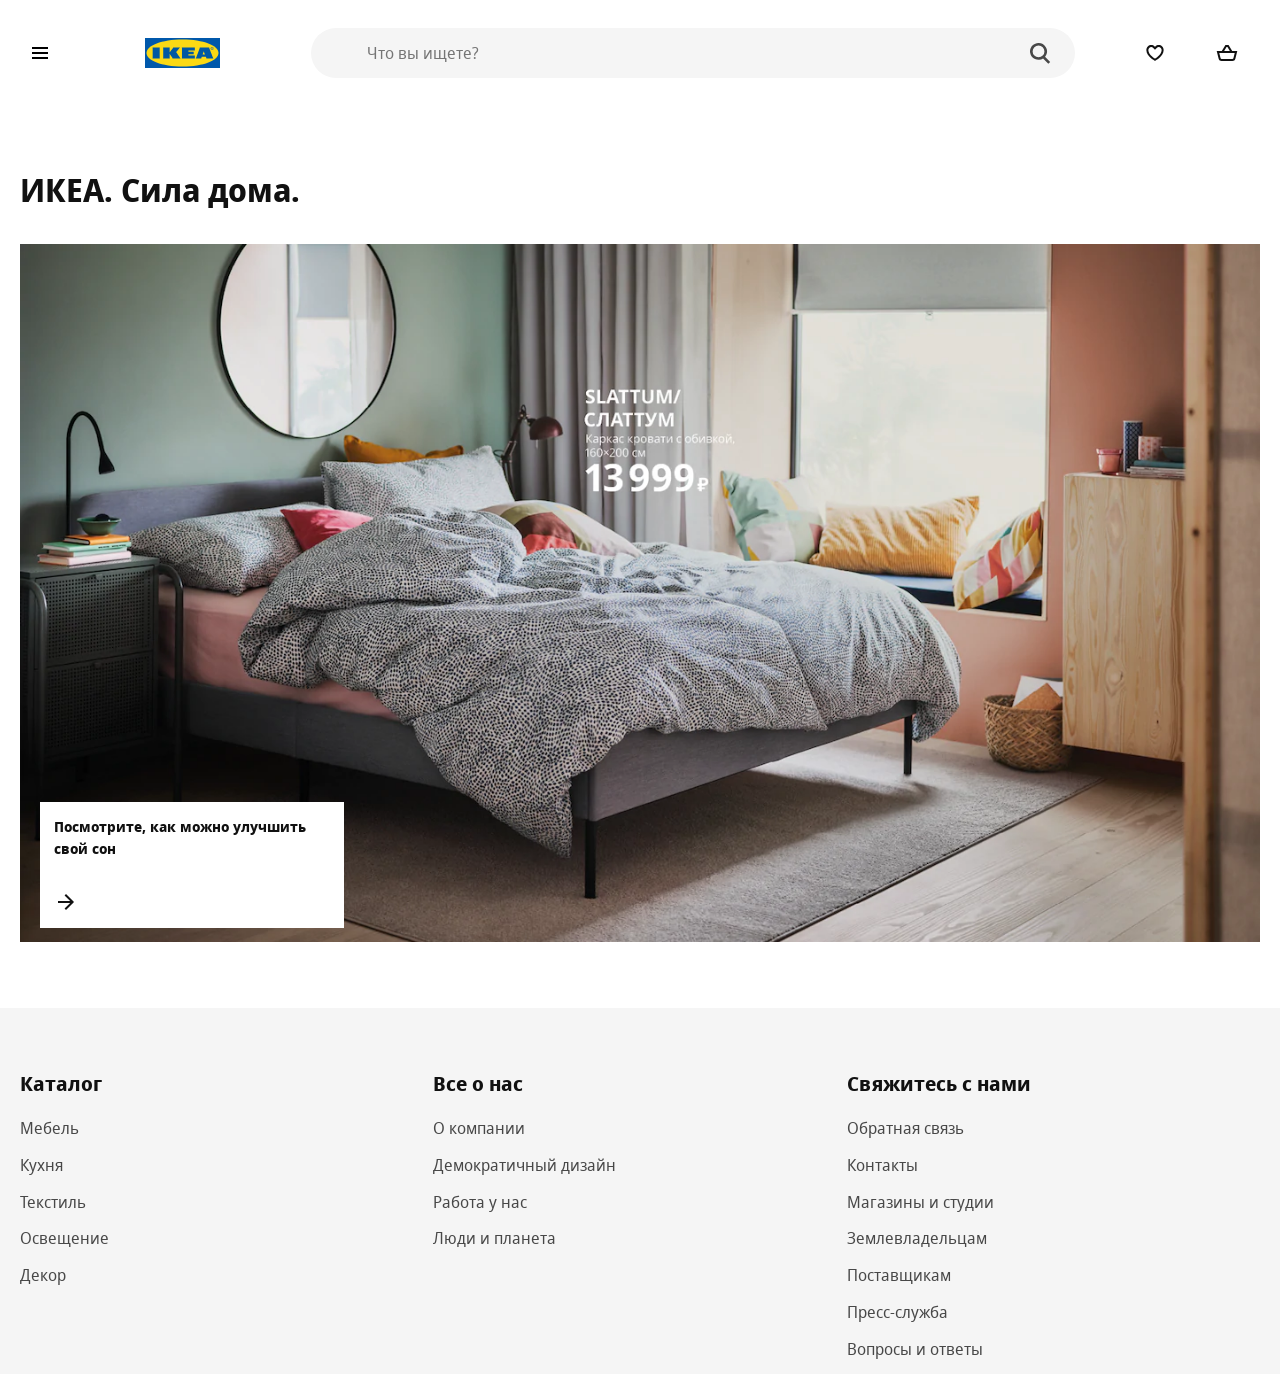
<file: index.html>
<!DOCTYPE html>
<html lang="en">
<head>
    <meta charset="UTF-8">
    <meta name="viewport"
          content="width=device-width, user-scalable=no, initial-scale=1.0, maximum-scale=1.0, minimum-scale=1.0">
    <meta http-equiv="X-UA-Compatible" content="ie=edge">
    <link rel="apple-touch-icon" sizes="180x180" href="favicon/apple-touch-icon.png">
    <link rel="icon" type="image/png" sizes="32x32" href="favicon/favicon-32x32.png">
    <link rel="icon" type="image/png" sizes="16x16" href="favicon/favicon-16x16.png">
    <link rel="mask-icon" href="favicon/safari-pinned-tab.svg" color="#0058ab">
    <meta name="msapplication-TileColor" content="#0058ab">
    <meta name="theme-color" content="#0058ab">
    <title>ИКЕА - официальный интернет-магазин мебели - IKEA</title>
    <link rel="stylesheet" href="styles/styles.css">

</head>
<body>
<header>
    <div class="container">
        <div class="header">
            <button class="btn btn-burger" aria-label="открыть меню">
                <svg focusable="false" class="svg-icon" width="24" height="24" viewBox="0 0 24 24" fill="none"
                     xmlns="http://www.w3.org/2000/svg">
                    <path fill-rule="evenodd" clip-rule="evenodd"
                          d="M20 8H4V6H20V8ZM20 13H4V11H20V13ZM20 18H4V16H20V18Z"></path>
                </svg>
            </button>
            <a href="index.html" class="logo">
                <img src="image/ikea-logo.svg" alt="Логотип">
            </a>
            <form class="search" method="get" action="goods.html">
                <input type="search" name="s" maxlength="150" class="search-input" spellcheck="false"
                       aria-label="Искать товары, новинки и вдохновение"
                       aria-placeholder="Искать товары, новинки и вдохновение" placeholder="Что вы ищете?"
                       autocapitalize="off" autocomplete="off" autocorrect="off">
                <button type="submit" class="btn search-btn" aria-label="найти"></button>
            </form>
            <a href="goods.html?cat=wishlist" class="btn btn-wishlist">
                <svg focusable="false" class="svg-icon" width="24" height="24" viewBox="0 0 24 24" fill="none"
                     xmlns="http://www.w3.org/2000/svg">
                    <path fill-rule="evenodd" clip-rule="evenodd"
                          d="M12.336 5.52055C14.2336 3.62376 17.3096 3.62401 19.2069 5.52129C20.2067 6.52115 20.6796 7.85005 20.6259 9.15761C20.6151 12.2138 18.4184 14.8654 16.4892 16.6366C15.4926 17.5517 14.5004 18.2923 13.7593 18.8036C13.3879 19.0598 13.0771 19.2601 12.8574 19.3973C12.7475 19.466 12.6601 19.519 12.5992 19.5555C12.5687 19.5737 12.5448 19.5879 12.5279 19.5978L12.5079 19.6094L12.502 19.6129L12.5001 19.614C12.5001 19.614 12.4989 19.6147 11.9999 18.748C11.501 19.6147 11.5005 19.6144 11.5005 19.6144L11.4979 19.6129L11.4919 19.6094L11.472 19.5978C11.4551 19.5879 11.4312 19.5737 11.4007 19.5555C11.3397 19.519 11.2524 19.466 11.1425 19.3973C10.9227 19.2601 10.612 19.0598 10.2405 18.8036C9.49947 18.2923 8.50726 17.5517 7.51063 16.6366C5.58146 14.8654 3.38477 12.2139 3.37399 9.15765C3.32024 7.85008 3.79314 6.52117 4.79301 5.52129C6.69054 3.62376 9.76704 3.62376 11.6646 5.52129L11.9993 5.856L12.3353 5.52129L12.336 5.52055ZM11.9999 18.748L11.5005 19.6144L11.9999 19.9019L12.4989 19.6147L11.9999 18.748ZM11.9999 17.573C12.1727 17.462 12.384 17.3226 12.6236 17.1573C13.3125 16.6821 14.2267 15.9988 15.1366 15.1634C17.0157 13.4381 18.6259 11.2919 18.6259 9.13506V9.11213L18.627 9.08922C18.6626 8.31221 18.3844 7.52727 17.7926 6.9355C16.6762 5.81903 14.866 5.81902 13.7495 6.9355L13.7481 6.93689L11.9965 8.68166L10.2504 6.9355C9.13387 5.81903 7.3237 5.81903 6.20722 6.9355C5.61546 7.52727 5.33724 8.31221 5.3729 9.08922L5.37395 9.11213V9.13507C5.37395 11.2919 6.98418 13.4381 8.86325 15.1634C9.77312 15.9988 10.6874 16.6821 11.3762 17.1573C11.6159 17.3226 11.8271 17.462 11.9999 17.573Z"></path>
                </svg>
            </a>
            <a href="cart.html" class="btn btn-cart">
                <svg focusable="false" class="svg-icon svg-cart" width="24" height="24" viewBox="0 0 24 24" fill="none"
                     xmlns="http://www.w3.org/2000/svg" style="display: block;">
                    <path fill-rule="evenodd" clip-rule="evenodd"
                          d="M10.9994 4H10.4373L10.1451 4.48017L6.78803 9.99716H3.00001H1.71924L2.02987 11.2397L3.65114 17.7248C3.98501 19.0603 5.18497 19.9972 6.56157 19.9972L17.4385 19.9972C18.8151 19.9972 20.015 19.0603 20.3489 17.7248L21.9702 11.2397L22.2808 9.99716H21H17.2113L13.8539 4.48014L13.5618 4H12.9997H12.0004H10.9994ZM14.8701 9.99716L12.4376 6H12.0004H11.5615L9.12921 9.99716H14.8701ZM5.59142 17.2397L4.28079 11.9972H19.7192L18.4086 17.2397C18.2973 17.6849 17.8973 17.9972 17.4385 17.9972L6.56157 17.9972C6.1027 17.9972 5.70272 17.6849 5.59142 17.2397Z"></path>
                </svg>
            </a>
        </div>
    </div>
</header>
<main>
    <div class="container">
        <h1 class="main-header">ИКЕА. Сила дома.</h1>
        <aside class="offer">
            <a href="card.html#idd059">
                <picture>
                    <source srcset="image/b47e07ee97fd5f9bf030d258d462a945.webp" type="image/webp">
                    <img src="image/b47e07ee97fd5f9bf030d258d462a945.jpg" alt="СЛАТТУМ">
                </picture>

            </a>
            <a class="offer-extra" href="goods.html?subcat=Кровати">
                <p>Посмотрите, как можно улучшить свой сон</p>
                <svg focusable="false" viewBox="0 0 24 24" class="offer-arrow" aria-hidden="true">
                    <path fill-rule="evenodd" clip-rule="evenodd"
                          d="M19.2937 12.7074L20.0008 12.0003L19.2938 11.2932L12.0008 3.99927L10.5865 5.41339L16.1727 11.0003H4V13.0003H16.1723L10.5855 18.5868L11.9996 20.0011L19.2937 12.7074Z"></path>
                </svg>
            </a>
        </aside>
    </div>
</main>
<footer>
    <div class="container">
        <div class="footer">
            <div class="footer-catalog">
                <h2 class="footer-header">Каталог</h2>
                <ul>
                    <li class="footer-list"><a href="goods.html?cat=Мебель">Мебель</a></li>
                    <li class="footer-list"><a href="goods.html?cat=Кухня">Кухня</a></li>
                    <li class="footer-list"><a href="goods.html?cat=Текстиль">Текстиль</a></li>
                    <li class="footer-list"><a href="goods.html?cat=Освещение">Освещение</a></li>
                    <li class="footer-list"><a href="goods.html?cat=Декор">Декор</a></li>
                </ul>
            </div>
            <div class="footer-about">
                <h2 class="footer-header">Все о нас</h2>
                <ul>
                    <li class="footer-list"><a href="#">О компании</a></li>
                    <li class="footer-list"><a href="#">Демократичный дизайн</a></li>
                    <li class="footer-list"><a href="#">Работа у нас</a></li>
                    <li class="footer-list"><a href="#">Люди и планета</a></li>
                </ul>
            </div>
            <div class="footer-connection">
                <h2 class="footer-header">Свяжитесь с нами</h2>
                <ul>
                    <li class="footer-list"><a href="#">Обратная связь</a></li>
                    <li class="footer-list"><a href="#">Контакты</a></li>
                    <li class="footer-list"><a href="#">Магазины и студии</a></li>
                    <li class="footer-list"><a href="#">Землевладельцам</a></li>
                    <li class="footer-list"><a href="#">Поставщикам</a></li>
                    <li class="footer-list"><a href="#">Пресс-служба</a></li>
                    <li class="footer-list"><a href="#">Вопросы и ответы</a></li>
                </ul>
            </div>
        </div>
    </div>

</footer>

<div class="catalog">
    <button type="button" class="btn btn-close catalog-btn" id="hnf-menu-close-btn" aria-expanded="true"
            title="Закрыть меню" aria-label="Закрыть меню">
        <svg focusable="false" class="svg-icon" width="24" height="24" viewBox="0 0 24 24" fill="none"
             xmlns="http://www.w3.org/2000/svg">
            <path fill-rule="evenodd" clip-rule="evenodd"
                  d="M12.0002 13.4144L16.9499 18.3642L18.3642 16.9499L13.4144 12.0002L18.3642 7.05044L16.95 5.63623L12.0002 10.586L7.05044 5.63623L5.63623 7.05044L10.586 12.0002L5.63624 16.9499L7.05046 18.3642L12.0002 13.4144Z"></path>
        </svg>
    </button>
    <h2>Каталог</h2>
    <ul class="catalog-list">
        <li class="catalog-list__item active"><a href="goods.html?cat=Мебель">Мебель</a></li>
        <li class="catalog-list__item"><a href="goods.html?cat=Кухня">Кухня</a></li>
        <li class="catalog-list__item"><a href="goods.html?cat=Текстиль">Текстиль</a></li>
        <li class="catalog-list__item"><a href="goods.html?cat=Освещение">Освещение</a></li>
        <li class="catalog-list__item"><a href="goods.html?cat=Декор">Декор</a></li>
    </ul>


</div>

<div class="subcatalog">
    <button type="button" class="btn btn-return catalog-btn" aria-expanded="true" title="Закрыть меню"
            aria-label="Закрыть меню">
        <svg focusable="false" class="svg-icon  hnf-svg-icon" width="24" height="24" viewBox="0 0 24 24" fill="none"
             xmlns="http://www.w3.org/2000/svg">
            <path fill-rule="evenodd" clip-rule="evenodd"
                  d="M4.70613 11.2927L3.99902 11.9997L4.70606 12.7069L11.999 20.0008L13.4133 18.5867L7.82744 13.0001H19.9999V11.0001H7.82729L13.4144 5.41328L12.0002 3.99902L4.70613 11.2927Z"></path>
        </svg>
    </button>
    <h3 class="subcatalog-header"><a href="goods.html?cat=Мебель"></a></h3>
    <ul class="subcatalog-list">
        <li class="subcatalog-list__item"><a href="goods.html?subcat=Диваны">Диваны</a></li>
        <li class="subcatalog-list__item"><a href="goods.html?subcat=Кресла">Кресла</a></li>
        <li class="subcatalog-list__item"><a href="goods.html?subcat=Книжные шкафы">Книжные шкафы</a></li>
        <li class="subcatalog-list__item"><a href="goods.html?subcat=Стеллажи">Стеллажи</a></li>
        <li class="subcatalog-list__item"><a href="goods.html?subcat=Шкаф для ТВ">Шкаф для ТВ</a></li>
        <li class="subcatalog-list__item"><a href="goods.html?subcat=Кровати">Кровати</a></li>
        <li class="subcatalog-list__item"><a href="goods.html?subcat=Комоды">Комоды</a></li>
        <li class="subcatalog-list__item"><a href="goods.html?subcat=Столы">Столы</a></li>
        <li class="subcatalog-list__item"><a href="goods.html?subcat=Письменные столы">Письменные столы</a></li>
        <li class="subcatalog-list__item">
            <a href="goods.html?subcat=Стулья для письменного стола">Стулья для письменного стола</a></li>
    </ul>
</div>

<div class="overlay"></div>


</body>
</html>
</file>
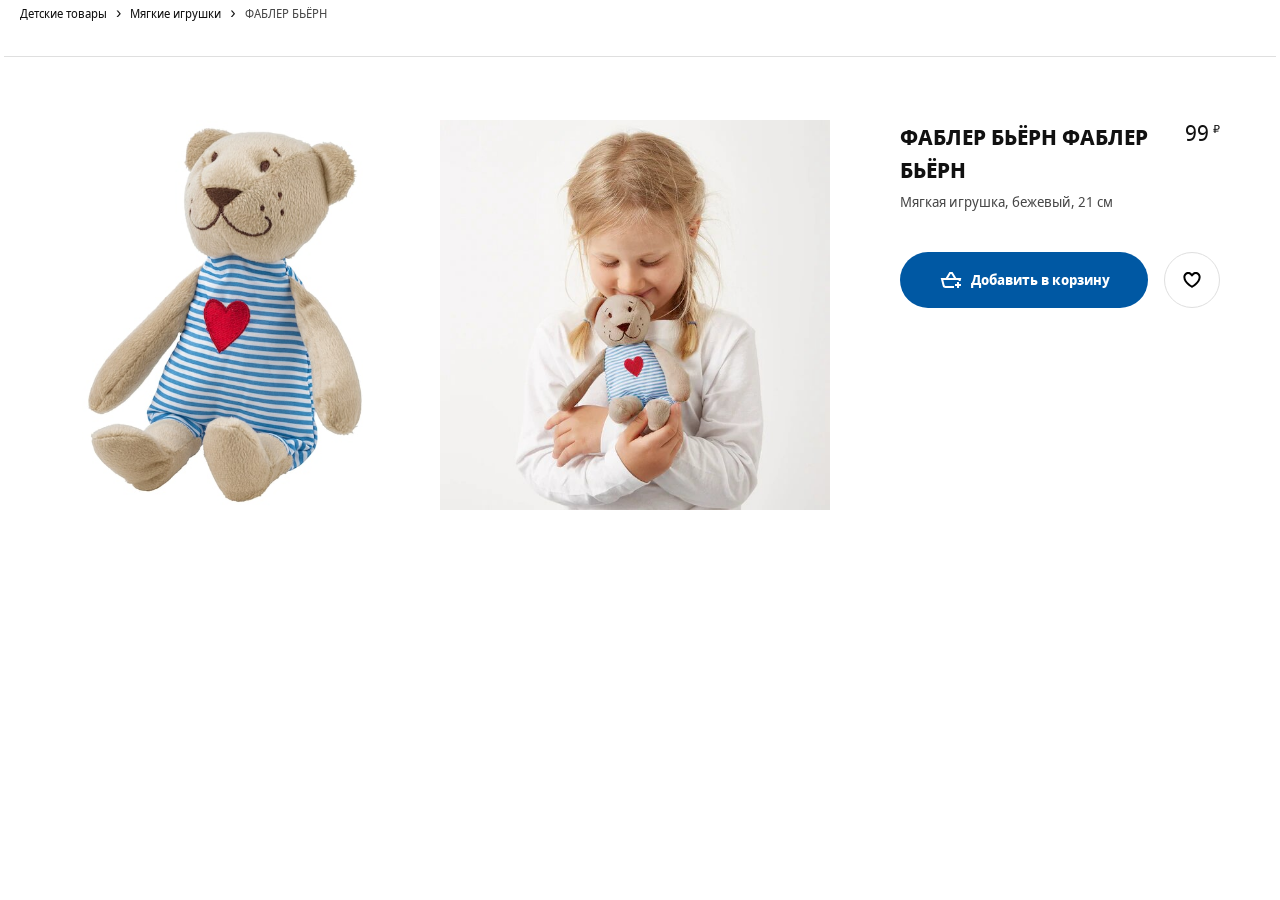
<file: card.html>
<!DOCTYPE html>
<html lang="en">
<head>
	<meta charset="UTF-8">
	<meta name="viewport" content="width=device-width, user-scalable=no, initial-scale=1.0, maximum-scale=1.0, minimum-scale=1.0">
	<meta http-equiv="X-UA-Compatible" content="ie=edge">
	<link rel="apple-touch-icon" sizes="180x180" href="favicon/apple-touch-icon.png">
	<link rel="icon" type="image/png" sizes="32x32" href="favicon/favicon-32x32.png">
	<link rel="icon" type="image/png" sizes="16x16" href="favicon/favicon-16x16.png">
	<link rel="mask-icon" href="favicon/safari-pinned-tab.svg" color="#0058ab">
	<meta name="msapplication-TileColor" content="#0058ab">
	<meta name="theme-color" content="#0058ab">
	<title>Детские игрушки - IKEA</title>
	<link rel="stylesheet" href="styles/styles.css">
</head>
<body>
<main>
	<div class="container">
		<div class="breadcrumb">
			<nav role="navigation" aria-label="Breadcrumb" class="breadcrumb__nav">
				<ul class="breadcrumb__list">

					<li class="breadcrumb__list-item">
						<a href="goods.html?cat=Детские товары" class="breadcrumb__link"><span>Детские товары</span></a>
					</li>

					<li class="breadcrumb__list-item">
						<a href="goods.html?cat=Мягкие игрушки" class="breadcrumb__link"><span>Мягкие игрушки</span></a>
					</li>

					<li class="breadcrumb__list-item">
						<a href="#" class="breadcrumb__link"><span>ФАБЛЕР БЬЁРН</span></a>
					</li>

				</ul>
			</nav>
		</div>

		<div class="good wrapper">
			<div class="good-images">
				<div class="good-image__item">
					<img src="image/fabler-byorn-myagkaya-igrushka-bezhevyy__0710165_PE727396_S5.jpg" alt="">
				</div>
				<div class="good-image__item">
					<img src="image/fabler-byorn-myagkaya-igrushka-bezhevyy__0876865_PE611124_S5.jpg" alt="">
				</div>
			</div>
			<div class="good-item"> <!-- not-in-stock - нет в наличии-->
				<p class="good-item__new">Новинка</p>

				<div class="good-item__section">
					<div>
						<h2 class="good-item__header">ФАБЛЕР БЬЁРН ФАБЛЕР БЬЁРН</h2>
						<p class="good-item__description">Мягкая игрушка, бежевый, 21 см</p>

					</div>
					<p class="good-item__price">
						<span class="good-item__empty">Нет в наличии</span>
						<span class="good-item__price-value">99</span>
						<span class="good-item__currency">₽</span>
					</p>

				</div>
				<div class="good-item__buttons">
					<button type="button" class="btn btn-good" data-idd="idd001">
						<svg focusable="false" viewBox="0 0 24 24" class="btn-good-svg" aria-hidden="true">
							<path fill-rule="evenodd" clip-rule="evenodd" d="M10.4372 4H10.9993H12.0003H12.9996H13.5616L13.8538 4.48014L17.2112 9.99713H21H22.2806L21.9702 11.2396L21.5303 13H19.4688L19.7194 11.9971H4.28079L5.59143 17.2397C5.70272 17.6848 6.1027 17.9971 6.56157 17.9971H15V19.9971H6.56157C5.18496 19.9971 3.98502 19.0602 3.65114 17.7247L2.02987 11.2397L1.71924 9.99713H3.00002H6.78793L10.145 4.48017L10.4372 4ZM12.4375 6L14.87 9.99713H9.12911L11.5614 6H12.0003H12.4375ZM17.9961 16V14H19.9961V16H21.9961V18H19.9961V20H17.9961V18H15.9961V16H17.9961Z"></path>
						</svg>

						<span class="btn-good__label">Добавить в корзину</span>
					</button>
					<button type="button" class="btn btn-add-wishlist" data-idd="idd001">
						<svg focusable="false" viewBox="0 0 24 24" class="btn-add-wishlist__svg" aria-hidden="true">
							<path fill-rule="evenodd" clip-rule="evenodd" d="M12.336 5.52055C14.2336 3.62376 17.3096 3.62401 19.2069 5.52129C20.2067 6.52115 20.6796 7.85005 20.6259 9.15761C20.6151 12.2138 18.4184 14.8654 16.4892 16.6366C15.4926 17.5517 14.5004 18.2923 13.7593 18.8036C13.3879 19.0598 13.0771 19.2601 12.8574 19.3973C12.7475 19.466 12.6601 19.519 12.5992 19.5555C12.5687 19.5737 12.5448 19.5879 12.5279 19.5978L12.5079 19.6094L12.502 19.6129L12.5001 19.614C12.5001 19.614 12.4989 19.6147 11.9999 18.748C11.501 19.6147 11.5005 19.6144 11.5005 19.6144L11.4979 19.6129L11.4919 19.6094L11.472 19.5978C11.4551 19.5879 11.4312 19.5737 11.4007 19.5555C11.3397 19.519 11.2524 19.466 11.1425 19.3973C10.9227 19.2601 10.612 19.0598 10.2405 18.8036C9.49947 18.2923 8.50726 17.5517 7.51063 16.6366C5.58146 14.8654 3.38477 12.2139 3.37399 9.15765C3.32024 7.85008 3.79314 6.52117 4.79301 5.52129C6.69054 3.62376 9.76704 3.62376 11.6646 5.52129L11.9993 5.856L12.3353 5.52129L12.336 5.52055ZM11.9999 18.748L11.5005 19.6144L11.9999 19.9019L12.4989 19.6147L11.9999 18.748ZM11.9999 17.573C12.1727 17.462 12.384 17.3226 12.6236 17.1573C13.3125 16.6821 14.2267 15.9988 15.1366 15.1634C17.0157 13.4381 18.6259 11.2919 18.6259 9.13506V9.11213L18.627 9.08922C18.6626 8.31221 18.3844 7.52727 17.7926 6.9355C16.6762 5.81903 14.866 5.81902 13.7495 6.9355L13.7481 6.93689L11.9965 8.68166L10.2504 6.9355C9.13387 5.81903 7.3237 5.81903 6.20722 6.9355C5.61546 7.52727 5.33724 8.31221 5.3729 9.08922L5.37395 9.11213V9.13507C5.37395 11.2919 6.98418 13.4381 8.86325 15.1634C9.77312 15.9988 10.6874 16.6821 11.3762 17.1573C11.6159 17.3226 11.8271 17.462 11.9999 17.573Z"></path>
						</svg>
					</button>
				</div>

			</div>
		</div>


	</div>
</main>
</body>
</html>
</file>
<file: styles/styles.css>
/*
* Prefixed by https://autoprefixer.github.io
* PostCSS: v7.0.29,
* Autoprefixer: v9.7.6
* Browsers: last 4 version
*/

@font-face {
	font-family: 'Noto Sans';
	src: local('Noto Sans Display Regular'), local('NotoSansDisplay-Regular'), url('../fonts/Notosansdisplayregular.woff2') format('woff2'), url('../fonts/Notosansdisplayregular.woff') format('woff');
	font-weight: 400;
	font-style: normal;
}

@font-face {
	font-family: 'Noto Sans';
	src: local('Noto Sans Display Italic'), local('NotoSansDisplay-Italic'), url('../fonts/Notosansdisplayitalic.woff2') format('woff2'), url('../fonts/Notosansdisplayitalic.woff') format('woff');
	font-weight: 400;
	font-style: italic;
}

@font-face {
	font-family: 'Noto Sans';
	src: local('Noto Sans Display Bold'), local('NotoSansDisplay-Bold'), url('../fonts/Notosansdisplaybold.woff2') format('woff2'), url('../fonts/Notosansdisplaybold.woff') format('woff');
	font-weight: 700;
	font-style: normal;
}

@font-face {
	font-family: 'Noto Sans';
	src: local('Noto Sans Display Bold Italic'), local('NotoSansDisplay-BoldItalic'), url('../fonts/Notosansdisplaybolditalic.woff2') format('woff2'), url('../fonts/Notosansdisplaybolditalic.woff') format('woff');
	font-weight: 700;
	font-style: italic;
}

html {
	-webkit-box-sizing: border-box;
	box-sizing: border-box;
}

*,
*::before,
*::after {
	-webkit-box-sizing: inherit;
	box-sizing: inherit;
}

body {
	min-width: 320px;
	margin: 0;

	background-color: #fff; /*под проект*/
	font-family: Noto Sans, Arial, sans-serif; /*в "" свой шрифт под проект*/

	font-size: 16px;
	color: #111;
	line-height: 1.5;
	-webkit-font-smoothing: subpixel-antialiased;
}

button, input {
	font: inherit;
}

button {
	cursor: pointer;
}

img {
	max-width: 100%;
	width: 100%;
	height: auto;
}

a {
	text-decoration: none;
	color: inherit;
}

ul {
	list-style: none;
	padding: 0;
	margin: 0;
}

h1, h2, h3, p {
	padding: 0;
	margin: 0;
}

/* container */

.container {
	max-width: 100rem;
	margin: 0 auto;
	padding: 0 1.25rem;
}

.visually-hidden {
	position: absolute !important;
	clip: rect(1px 1px 1px 1px);
	clip: rect(1px, 1px, 1px, 1px);
	padding: 0 !important;
	border: 0 !important;
	height: 1px !important;
	width: 1px !important;
	overflow: hidden;
}

/* при работе с float */

.clearfix::after {
	content: "";
	display: table;
	clear: both;
}

header {
	margin-bottom: 3.75rem;
}

.header {
	display: -ms-grid;
	display: grid;
	grid-gap: 1.25rem;
	-ms-grid-columns: 2fr 1.25rem 2fr 1.25rem 16fr 1.25rem 1fr 1.25rem 1fr;
	grid-template-columns: 2fr 2fr 16fr 1fr 1fr;
	-webkit-box-align: center;
	-ms-flex-align: center;
	align-items: center;
	padding: 1.75rem 0;
}

footer {
	background-color: #f5f5f5;
	margin-top: 3.75rem;
	padding: 3.75rem 0 0 0;
}

.footer {
	display: -ms-grid;
	display: grid;
	-ms-grid-columns: 1fr 1fr 1fr;
	grid-template-columns: 1fr 1fr 1fr;
}

.main-header {
	margin-bottom: 1.875rem
}

.btn {
	background-color: transparent;
	outline: transparent;
	border-radius: 50%;
	width: 40px;
	height: 40px;
	display: -webkit-box;
	display: -ms-flexbox;
	display: flex;
	-webkit-box-align: center;
	-ms-flex-align: center;
	align-items: center;
	-webkit-box-pack: center;
	-ms-flex-pack: center;
	justify-content: center;
	border: 1px solid transparent;
}

.btn:hover {
	background-color: #f5f5f5;
	color: #111;
}

.svg-icon {
	fill: currentColor;
}

.logo {
	text-align: center;
	width: 75px;
	height: 30px;

}

.search {
	position: relative;
	-webkit-box-flex: 1;
	-ms-flex-positive: 1;
	flex-grow: 1;
	height: 50px;
	margin: 0 40px;
}

.search-input {
	-webkit-appearance: none;
	-moz-appearance: none;
	appearance: none;
	background-color: #f5f5f5;
	display: block;
	appearance: none;
	width: 100%;
	height: 100%;
	padding: .5rem 3.5rem;
	margin: 0 auto;
	line-height: 1.5;
	border: 0;
	border-radius: 50em;
	outline: 0;
	-webkit-box-shadow: none;
	box-shadow: none;
	-webkit-transition: background .2s;
	-o-transition: background .2s;
	transition: background .2s;
}

.search-btn {
	position: absolute;
	top: 0.9rem;
	right: 0.9rem;
	background-image: url("data:image/svg+xml;charset=utf-8,%3Csvg width='16' height='17' fill='%23484848' xmlns='http://www.w3.org/2000/svg'%3E%3Cpath fill-rule='evenodd' clip-rule='evenodd' d='M6.5 11a4.5 4.5 0 110-9 4.5 4.5 0 010 9zm4.968-.307a6.5 6.5 0 10-1.514 1.315l3.996 3.996 1.414-1.414-3.896-3.897z'/%3E%3C/svg%3E");
	background-repeat: no-repeat;
	background-size: contain;
	width: 2.5rem;
	height: 1.5rem;
	background-position: center;
}

.offer {
	position: relative;
}

.offer-extra {
	position: absolute;
	padding: .9rem;
	color: #111;
	left: 1.25rem;
	bottom: 1.25rem;
	display: -webkit-box;
	display: -ms-flexbox;
	display: flex;
	background: #fff;
	-webkit-box-orient: vertical;
	-webkit-box-direction: normal;
	-ms-flex-direction: column;
	flex-direction: column;
	-webkit-box-align: start;
	-ms-flex-align: start;
	align-items: flex-start;
	max-width: 19rem;
	min-width: 13rem;
	font-size: .9rem;
	line-height: 1.5;
	font-weight: bold;
	word-break: break-word;
}

.offer-arrow {
	display: inline-block;
	height: 1.5rem;
	width: 1.5rem;
	vertical-align: middle;
	fill: currentColor;
	margin-top: 1.875rem;

}


.footer-header {
	line-height: 2rem;
	font-size: 1.25rem;
	padding: 0 0 1rem 0;

}

.footer-list {
	margin-bottom: .8rem;
}

.footer-list > a {
	color: #484848;
}

.footer-list > a:hover {
	color: #111;
	text-decoration: underline;
}

.catalog {
	position: fixed;
	z-index: 999;
	top: 0;
	left: -100%;
	bottom: 0;
	background-color: #fff;
	overflow-y: auto;
	overflow-x: hidden;
	-webkit-transition: left 0.2s 0s;
	-o-transition: left 0.2s 0s;
	transition: left 0.2s 0s;
	width: 20rem;
	padding: 6rem 4rem 3rem;

}

.catalog.open {
	left: 0;
}

.catalog-btn {
	position: absolute;
	top: 3rem;
	left: 3rem;
}

.catalog-list__item,
.subcatalog-list__item {
	cursor: pointer;
	color: #111;


}

.catalog-list__item a,
.subcatalog-list__item a {
	text-decoration: underline;
	display: block;
}

.catalog-list__item a {
	padding: .5rem 1.5rem .5rem 0;
}

.subcatalog-list__item a {
	padding: .5rem 0;
}

.catalog-list__item:hover a,
.subcatalog-list__item:hover a {
	text-decoration: underline;
}

.catalog-list__item.active {
	background-repeat: no-repeat;
	background-position: right 0 center;
	background-image: url('data:image/svg+xml;utf8,<svg width="24" height="24" viewBox="0 0 24 24" fill="none" xmlns="http://www.w3.org/2000/svg"><path fill-rule="evenodd" clip-rule="evenodd" d="M15.5996 11.9999L9.81456 17.7857L8.40026 16.3716L12.7714 11.9999L8.40026 7.62823L9.81457 6.21411L15.5996 11.9999Z" fill="%23959595"/></svg>');
}

.subcatalog {
	position: fixed;
	z-index: 998;
	top: 0;
	left: -100%;
	bottom: 0;
	background-color: #fff;
	overflow-y: auto;
	overflow-x: hidden;
	-webkit-transition: left, right 0.2s 0s;
	-o-transition: left, right 0.2s 0s;
	transition: left, right 0.2s 0s;
	width: 25rem;
	padding: 6rem 4rem 3rem;
	border-left: 2px solid #ccc;
}

.subcatalog.subopen {
	left: 20rem;
	display: block;
}

.overlay {
	display: block;
	position: fixed;
	z-index: 899;
	top: 0;
	bottom: 0;
	right: 0;
	left: 0;
	background-color: black;
	-webkit-transition: all .2s ease;
	-o-transition: all .2s ease;
	transition: all .2s ease;
	opacity: 0;
	pointer-events: none;
}

.overlay.active {
	opacity: 0.25;
	pointer-events: all;
}


.wrapper {
	position: relative;
	margin-top: 4rem;
}

.wrapper:before {
	content: '';
	width: calc(100% + 2rem);
	display: block;
	position: absolute;
	top: -2rem;
	z-index: 99;
	margin: 0 -1rem;
	border-bottom: 1px solid #dfdfdf;
}

.good {
	display: -ms-grid;
	display: grid;
	-ms-grid-columns: minmax(0, 1fr) 1.25rem minmax(0, 1fr) 1.25rem minmax(0, 1fr) 1.25rem minmax(0, 1fr) 1.25rem minmax(0, 1fr) 1.25rem minmax(0, 1fr) 1.25rem minmax(0, 1fr) 1.25rem minmax(0, 1fr) 1.25rem minmax(0, 1fr) 1.25rem minmax(0, 1fr) 1.25rem minmax(0, 1fr) 1.25rem minmax(0, 1fr);
	grid-template-columns: repeat(12, minmax(0, 1fr));
	grid-column-gap: 1.25rem;
	padding-top: 2rem;
}

.good-images {
	display: -webkit-box;
	display: -ms-flexbox;
	display: flex;
	-ms-flex-wrap: wrap;
	flex-wrap: wrap;
	-ms-grid-column: 1;
	grid-column-start: 1;
	-ms-grid-column-span: 8;
	grid-column-end: 9;
	-ms-flex-pack: distribute;
	justify-content: space-around;


}

.good-image__item {
	width: calc(50% - 1.25rem);
	margin-left: .625rem;
	margin-right: .625rem;
	min-height: 500px;
}


.good-item {
	-ms-grid-column: 9;
	grid-column-start: 9;
	-ms-grid-column-span: 4;
	grid-column-end: 13;
	padding: 0 2.5rem;
}

.good-item__section {
	margin-bottom: 2.5rem;
}

.good-item__new {
	display: none;
}


.good-item__empty {
	display: none;
}

.not-in-stock .good-item__empty {
	display: block;
}

.not-in-stock .btn-good {
	display: none;
}

.good-item__header {
	font-size: 1.375rem;
	line-height: 1.5;
	font-weight: 700;
	text-transform: uppercase;
	margin-bottom: .3rem;
}

.good-item__description {
	line-height: 1.5;
	letter-spacing: 0;
	font-weight: 400;
	color: #484848;
	font-size: .875rem;
}

.good-item__price {
	white-space: nowrap;
	text-align: right;
}

.good-item__section {
	display: -webkit-box;
	display: -ms-flexbox;
	display: flex;
	-webkit-box-pack: justify;
	-ms-flex-pack: justify;
	justify-content: space-between;
}

.good-item__price-value {
	line-height: 1.1875;
	font-size: 1.375rem;
}

.good-item__currency {
	line-height: .9;
	font-size: .6875rem;
	vertical-align: text-top;
}

.not-in-stock .good-item__price-value,
.not-in-stock .good-item__currency {
	display: none;
}

.good-item__buttons {
	display: -webkit-box;
	display: -ms-flexbox;
	display: flex;
	-webkit-box-pack: justify;
	-ms-flex-pack: justify;
	justify-content: space-between;
	-webkit-box-align: center;
	-ms-flex-align: center;
	align-items: center;
	width: 100%;
}

.btn-good {
	margin-right: 1rem;
	-webkit-box-flex: 1;
	-ms-flex-positive: 1;
	flex-grow: 1;
	-ms-flex-negative: 1;
	flex-shrink: 1;
	position: relative;
	background: #0058a3;
	color: #fff;
	border-radius: 52px;
	padding: 0 2rem;
	display: -webkit-box;
	display: -ms-flexbox;
	display: flex;
	height: 3.5rem;
	-webkit-box-align: center;
	-ms-flex-align: center;
	align-items: center;
}

.btn-good-svg {
	margin-right: .5rem;
	vertical-align: top;
	-ms-flex-negative: 0;
	flex-shrink: 0;
	display: inline-block;
	height: 1.5rem;
	width: 1.5rem;
	fill: #fff;
}

.btn-good:hover {
	color: #0058a3;
}

.btn-good:hover .btn-good-svg {
	fill: #0058a3;
}

.btn-good__label {
	text-align: center;
	border: 0;
	font-weight: 700;
	font-size: .875rem;
	line-height: 1.42857;
}

.btn-add-wishlist {
	background: rgba(0, 0, 0, 0);
	color: #111;
	border-radius: 40px;
	padding: 0 .9375rem;
	border: 1px solid #dfdfdf;
	height: 3.5rem;
	width: 3.5rem;
	margin-left: auto;
}

.btn-add-wishlist__svg {
	height: 1.5rem;
	width: 1.5rem;

}

.btn-add-wishlist:hover .btn-add-wishlist__svg {
	fill: red;
}

.btn-add-wishlist.contains-wishlist .btn-add-wishlist__svg {
	fill: red;

}

.btn-add-wishlist:hover.contains-wishlist .btn-add-wishlist__svg {
	fill: black;
}


.goods-list {
	display: -ms-grid;
	display: grid;
	grid-template-columns: repeat(4, 1fr);
}

.goods-list__item {
	margin-bottom: 2rem;
}


.goods-item {
	position: relative;
	display: -webkit-box;
	display: -ms-flexbox;
	display: flex;
	-webkit-box-orient: vertical;
	-webkit-box-direction: normal;
	-ms-flex-direction: column;
	flex-direction: column;
	-webkit-box-pack: justify;
	-ms-flex-pack: justify;
	justify-content: space-between;
	height: 100%;
}

.goods-item__img {
	height: 380px;
	display: table-cell;
	vertical-align: middle
}


.btn-add-card {
	position: absolute;
	opacity: 0;
	-webkit-transition: opacity 0.2s 0s;
	-o-transition: opacity 0.2s 0s;
	transition: opacity 0.2s 0s;
	right: 1rem;
	bottom: 0.5rem;
	background-color: rgb(0, 88, 163);
	border: 1px solid rgb(0, 88, 163);
	background-repeat: no-repeat;
	background-position: center;
	background-image: url("data:image/svg+xml;utf8,<svg width='24' height='24' xmlns='http://www.w3.org/2000/svg' viewBox='0 0 24 24'><path fill-rule='evenodd' clip-rule='evenodd' d='M10.4372 4H10.9993H12.0003H12.9996H13.5616L13.8538 4.48014L17.2112 9.99713H21H22.2806L21.9702 11.2396L21.5303 13H19.4688L19.7194 11.9971H4.28079L5.59143 17.2397C5.70272 17.6848 6.1027 17.9971 6.56157 17.9971H15V19.9971H6.56157C5.18496 19.9971 3.98502 19.0602 3.65114 17.7247L2.02987 11.2397L1.71924 9.99713H3.00002H6.78793L10.145 4.48017L10.4372 4ZM12.4375 6L14.87 9.99713H9.12911L11.5614 6H12.0003H12.4375ZM17.9961 16V14H19.9961V16H21.9961V18H19.9961V20H17.9961V18H15.9961V16H17.9961Z' fill='white' /></svg>");
}

.btn-add-card:hover {
	background-color: rgb(255, 255, 255);
	background-image: url("data:image/svg+xml;utf8,<svg width='24' height='24' xmlns='http://www.w3.org/2000/svg' viewBox='0 0 24 24'><path fill-rule='evenodd' clip-rule='evenodd' d='M10.4372 4H10.9993H12.0003H12.9996H13.5616L13.8538 4.48014L17.2112 9.99713H21H22.2806L21.9702 11.2396L21.5303 13H19.4688L19.7194 11.9971H4.28079L5.59143 17.2397C5.70272 17.6848 6.1027 17.9971 6.56157 17.9971H15V19.9971H6.56157C5.18496 19.9971 3.98502 19.0602 3.65114 17.7247L2.02987 11.2397L1.71924 9.99713H3.00002H6.78793L10.145 4.48017L10.4372 4ZM12.4375 6L14.87 9.99713H9.12911L11.5614 6H12.0003H12.4375ZM17.9961 16V14H19.9961V16H21.9961V18H19.9961V20H17.9961V18H15.9961V16H17.9961Z' fill='rgb(0, 88, 163)' /></svg>");

}

.goods-item:hover .btn-add-card {
	opacity: 1;
}

.goods-item__header {
	margin-top: auto;
	margin-bottom: 1rem;
}

.goods-item__new {
	line-height: 1.42857;
	color: #ca5008;
	font-weight: 700;
	font-size: 0.8rem;
}

.goods-item__link {
	display: block;
	height: 100%;
}

.goods-item__description {
	margin-bottom: 1rem;
	font-size: .875rem;
	line-height: 1.42857;
}

.goods-item__price {
	min-height: calc(40px + 0.5rem);
	padding-bottom: 0.5rem;
	font-weight: 700;
}

.goods-item__price-value {
	font-size: 1.375rem;
}

.goods-item__currency {
	line-height: .9;
	font-size: .6875rem;
	vertical-align: text-top;
}


.breadcrumb__list-item {
	display: inline;
}

.breadcrumb__list-item:after {
	content: "\0203A";
	display: inline;
	margin: 0 .3125rem;
	font-size: 1rem;
	line-height: 1.125;
}

.breadcrumb__list-item:last-child:after {
	content: "";
}

.breadcrumb__link {
	font-size: .75rem;
	line-height: 1.5;
	font-weight: 400;
	vertical-align: middle;
}

.breadcrumb__list-item:last-child .breadcrumb__link {
	color: #484848;
	pointer-events: none;
	cursor: auto;
}

.cart-wrapper {
	max-width: 768px;
}

.cart-header {
	text-align: center;
}

.product {
	display: -ms-grid;
	display: grid;
	-ms-grid-columns: 152px 4fr 6fr;
	grid-template-columns: 152px 4fr 6fr;
	-ms-grid-rows: auto;
	grid-template-rows: auto;
	font-size: .81rem;
	line-height: 1.385;
}

.product > *:nth-child(1) {
	-ms-grid-row: 1;
	-ms-grid-column: 1;
}

.product > *:nth-child(2) {
	-ms-grid-row: 1;
	-ms-grid-column: 2;
}

.product > *:nth-child(3) {
	-ms-grid-row: 1;
	-ms-grid-column: 3;
}

.product__image-container {
	-ms-grid-column: 1;
	grid-column: 1;
	-ms-grid-row: 1;
	-ms-grid-row-span: 2;
	grid-row: 1/3;
	padding-right: 1rem;
}

.product__description {
	-ms-grid-column: 2;
	grid-column: 2;
	-ms-grid-row: 1;
	grid-row: 1;
}

.product__name {
	font-size: 1.2rem;
	margin-bottom: .5rem;
	font-weight: 700;
	text-transform: uppercase;
	word-break: break-word;
}

.product__prices {
	-ms-grid-column: 3;
	grid-column: 3;
	-ms-grid-row: 1;
	grid-row: 1;
	text-align: right;
	padding-top: 0;
}

.product__controls {
	-ms-grid-column: 3;
	grid-column: 3;
	-ms-grid-row: 2;
	grid-row: 2;
	margin-top: .5rem;
	display: -webkit-box;
	display: -ms-flexbox;
	display: flex;
	-webkit-box-pack: end;
	-ms-flex-pack: end;
	justify-content: flex-end;
}

.btn-remove {
	color: #444;
	border-color: #666;
	border-radius: unset;
}

.product__total {
	font-weight: 700;
	font-size: 1.06rem;
	line-height: 1.2;
}

.product-controls__remove {
	width: 12.5%;
}

.product-controls__quantity {
	width: 25%;
	margin-left: .5rem;
}

.cart-header {
	margin-bottom: 3rem;
}

.cart-item {
	margin-bottom: 2rem;
}

.cart-total {
	display: -webkit-box;
	display: -ms-flexbox;
	display: flex;
	-webkit-box-pack: justify;
	-ms-flex-pack: justify;
	justify-content: space-between;
	padding: .35rem 0;
	font-weight: 700;
	font-size: 14px;
	text-align: initial;
	border: dashed #cacaca;
	border-width: 1px 0;
}

.cart-checkout {
	color: #ffffff;
	padding: 12px 62px;
	background-color: #3a6e9f;
	border: none;
	display: block;
	margin: 1rem auto;
}

.cart-form {
	margin: 1rem 0;
	text-align: center;
}

.cart-form label {
	display: block;
	margin: 1rem;
}

select {
	width: 100%;
	max-width: 352px;
	height: 40px;
	margin: 0;
	padding: 0 10px;
	border: 1px solid #666;
	border-radius: 2px;
	background: #fff url(../image/chevron-down-thin-24.1667eab2.svg) no-repeat right 8px center/1.5rem;
	-webkit-appearance: none;
	-moz-appearance: none;
	appearance: none;
	font-size: 1rem;
	line-height: 1.15;
	font-family: inherit;
	text-transform: none;
}

@media (max-width: 1200px) {
	.goods-list {
		grid-template-columns: repeat(3, 1fr);
	}
}

@media (max-width: 768px) {
	.goods-list {
		grid-template-columns: repeat(2, 1fr);
	}

	.header {
		-ms-grid-columns: 1fr 1.25rem 2fr 1.25rem 1fr 1.25rem 1fr;
		grid-template-columns: 1fr 2fr 1fr 1fr;
		-ms-grid-rows: auto 1.25rem auto 1.25rem auto;
		grid-template-areas: "burger logo wishlist cart" "main main . sidebar" "footer footer footer footer";
	}

	.btn-burger {
		grid-area: burger;
	}

	.logo {
		grid-area: logo;
	}

	.btn-wishlist {
		grid-area: wishlist;
	}

	.btn-cart {
		grid-area: cart;
	}

	.search {
		grid-area: search;
		-ms-grid-row: 2;
		grid-row: 2;
		-ms-grid-column-span: 5;
		grid-column-end: 6;
		-ms-grid-column: 1;
		grid-column-start: 1;
		margin: 0;
	}

	.footer {
		-ms-grid-rows: auto;
		grid-template-rows: auto;
		-webkit-box-pack: center;
		-ms-flex-pack: center;
		justify-content: center;
		grid-template-areas: "catalog" "about" "connection";
		-ms-grid-columns: 300px;
		grid-template-columns: 300px

	}

	.footer-catalog {
		grid-area: catalog;
		margin-bottom: 50px;
	}

	.footer-about {
		grid-area: about;
		margin-bottom: 50px;
	}

	.footer-connection {
		grid-area: connection;
		margin-bottom: 50px;
	}

	.catalog {
		width: 50%;
	}

	.subcatalog {
		width: 50%;
		left: auto;
		right: -100%;
	}

	.subcatalog.subopen {
		right: 0;
		left: auto;
	}
}

@media (max-width: 768px) {

	.footer-catalog {
		-ms-grid-row: 1;
		-ms-grid-column: 1

	}

	.footer-about {
		-ms-grid-row: 2;
		-ms-grid-column: 1

	}

	.footer-connection {
		-ms-grid-row: 3;
		-ms-grid-column: 1

	}
}

@media (max-width: 768px) {

	.btn-burger {
		-ms-grid-row: 1;
		-ms-grid-column: 1;
	}

	.logo {
		-ms-grid-row: 1;
		-ms-grid-column: 3;
	}

	.btn-wishlist {
		-ms-grid-row: 1;
		-ms-grid-column: 5;
	}

	.btn-cart {
		-ms-grid-row: 1;
		-ms-grid-column: 7;
	}
}

@media (max-width: 576px) {
	.goods-list {
		-ms-grid-columns: 1fr;
		grid-template-columns: 1fr;
	}

	.catalog {
		width: 100%;
	}

	.subcatalog {
		z-index: 999;
		width: 100%;
	}

	.subcatalog.subopen {
		right: 0;
	}
}
</file>
